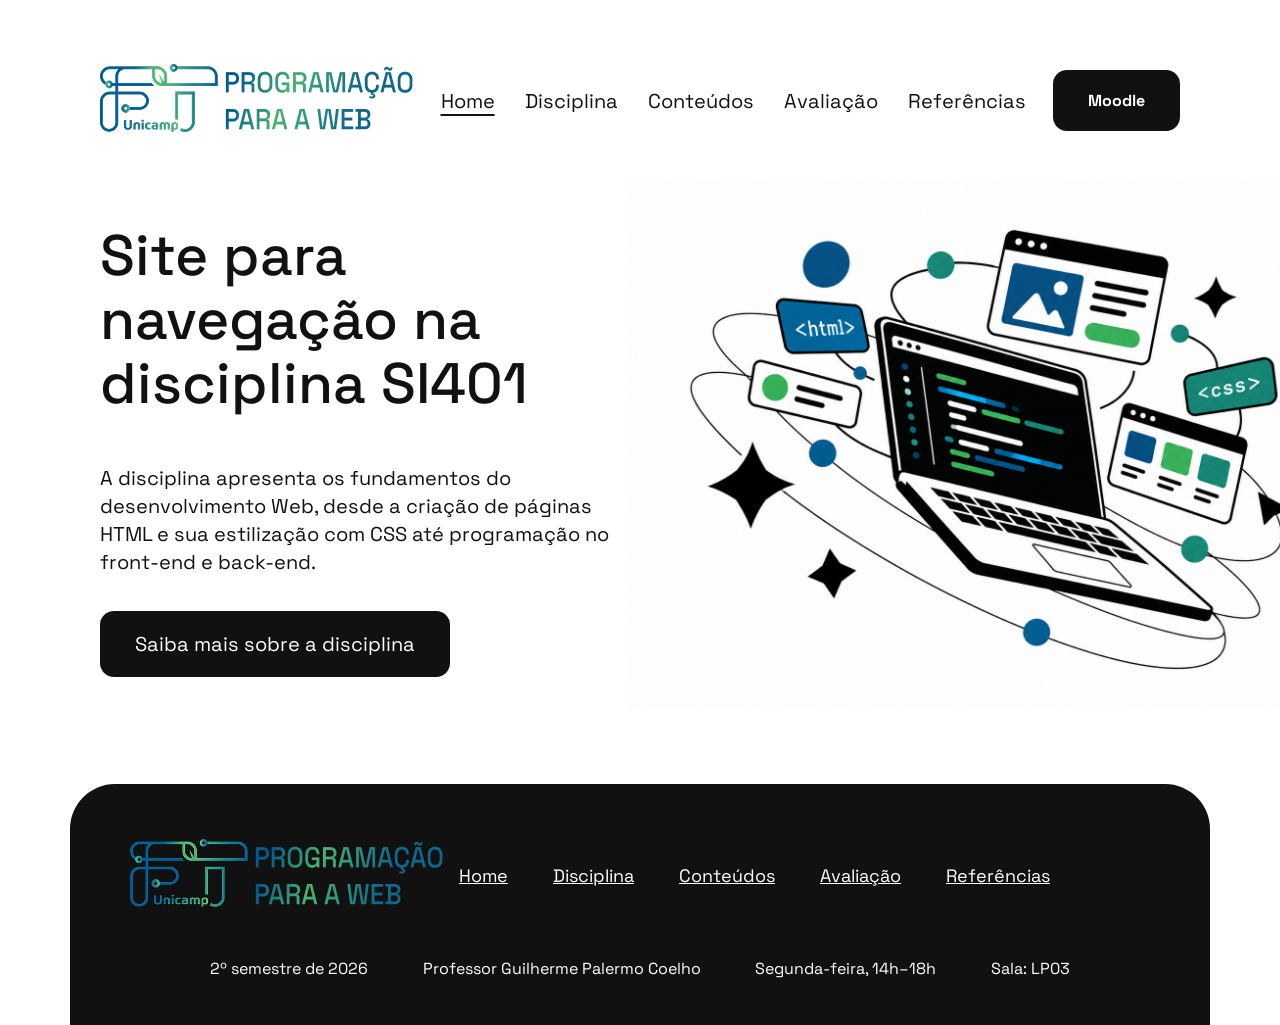
<file: index.html>
<!DOCTYPE html>
<html lang="pt-BR">

<head>
    <meta charset="UTF-8">
    <title>SI401 - Programação para a Web</title>
    <link rel="stylesheet" href="style.css">
    <link href="https://fonts.googleapis.com/css2?family=Space+Grotesk:wght@300;400;500;600;700&display=swap" rel="stylesheet">
</head>

    <body>
        <header class="cabecalho">
            <a href="index.html" class="logo">
                <img src="imagens\logo-si401.png" alt="Logo da disciplina Programação para a Web">
            </a>
            <nav class="menu-principal">
                <a href="index.html" class="ativo">Home</a>
                <a href="disciplina.html">Disciplina</a>
                <a href="conteudos.html">Conteúdos</a>
                <a href="avaliacao.html">Avaliação</a>
                <a href="referencias.html">Referências</a>
            </nav>
            <a href="https://moodle.ggte.unicamp.br/course/view.php?id=9350" class="botao-moodle">Moodle</a>
        </header>
        <main>
            <section class="centro">

                <div class="centro-texto">

                    <h1 class="titulo">
                        Site para<br>
                        navegação na<br>
                        disciplina SI401
                    </h1>

                    <p>
                        A disciplina apresenta os fundamentos do desenvolvimento Web,
                        desde a criação de páginas HTML e sua estilização com CSS até
                        programação no front-end e back-end.
                    </p>

                    <a href="disciplina.html" class="botao-principal">
                        Saiba mais sobre a disciplina
                    </a>

                </div>

                <div class="centro-imagem">
                    <img
                        src="imagens\programacao-web.png"
                        alt="Ilustração de um notebook com elementos de desenvolvimento web">
                </div>

            </section>
        </main>
        <footer class="rodape">
            <div class="rodape-superior">

                <a href="index.html" class="logo-rodape">
                    <img
                        src="imagens\logo-si401.png"
                        alt="Logo da disciplina Programação para a Web">
                </a>

                <nav class="menu-rodape">
                    <a href="index.html" class="ativo">Home</a>
                    <a href="disciplina.html">Disciplina</a>
                    <a href="conteudos.html">Conteúdos</a>
                    <a href="avaliacao.html">Avaliação</a>
                    <a href="referencias.html">Referências</a>
                </nav>

            </div>

            <div class="rodape-inferior">

                <p>2º semestre de 2026</p>

                <p>Professor Guilherme Palermo Coelho</p>

                <p>Segunda-feira, 14h–18h</p>

                <p>Sala: LP03</p>

            </div>
        </footer>
    </body>


</html>
</file>
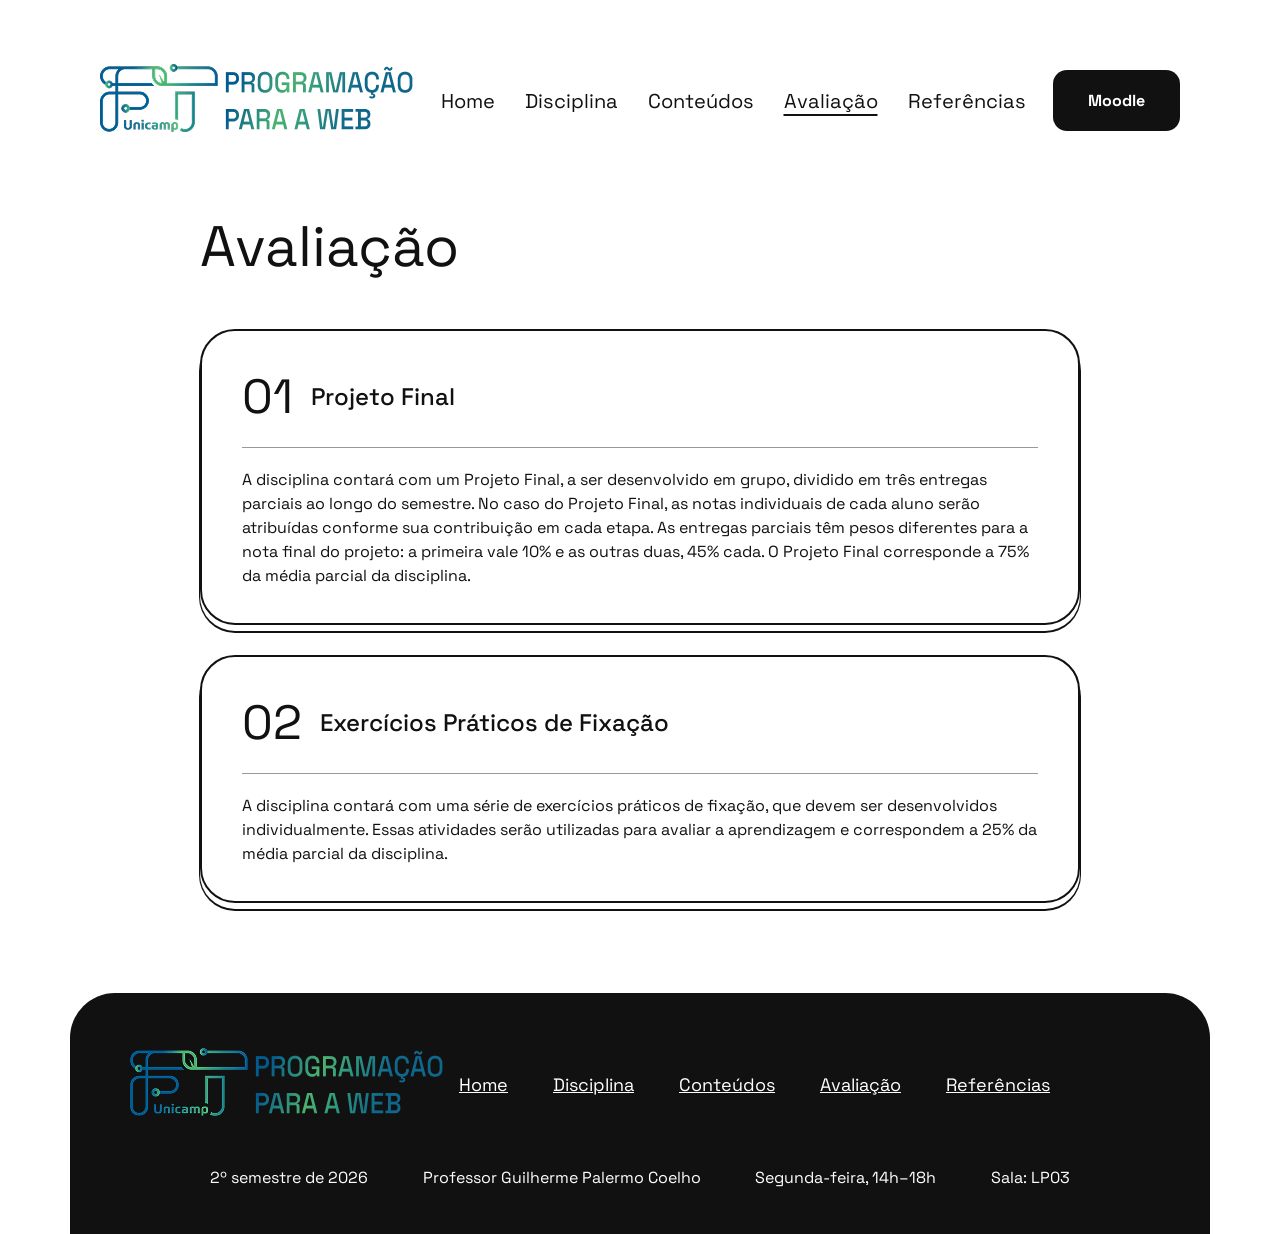
<file: avaliacao.html>
<!DOCTYPE html>
<html lang="pt-BR">

<head>
    <meta charset="UTF-8">
    <title>SI401 - Programação para a Web</title>
    <link rel="stylesheet" href="style.css">
    <link href="https://fonts.googleapis.com/css2?family=Space+Grotesk:wght@300;400;500;600;700&display=swap" rel="stylesheet">
</head>

    <body>
        <header class="cabecalho">
            <a href="index.html" class="logo">
                <img src="imagens\logo-si401.png" alt="Logo da disciplina Programação para a Web">
            </a>
            <nav class="menu-principal">
                <a href="index.html">Home</a>
                <a href="disciplina.html" >Disciplina</a>
                <a href="conteudos.html" >Conteúdos</a>
                <a href="avaliacao.html" class="ativo">Avaliação</a>
                <a href="referencias.html">Referências</a>
            </nav>
            <a href="https://moodle.ggte.unicamp.br/course/view.php?id=9350" class="botao-moodle">Moodle</a>
        </header>
        <main class="avaliacao-pagina meio">
            <h1 class="titulo-pagina">Avaliação</h1>
            <section class="avaliacoes">

                <article class="card-avaliacao card-s-incolor">
                    <div class="card-avaliacao-titulo">
                        <span class="numero-avaliacao">01</span>
                        <h2>Projeto Final</h2>
                    </div>

                    <hr>

                    <p>
                        A disciplina contará com um Projeto Final, a ser desenvolvido em grupo,
                        dividido em três entregas parciais ao longo do semestre.
                        No caso do Projeto Final, as notas individuais de cada aluno serão
                        atribuídas conforme sua contribuição em cada etapa.
                        As entregas parciais têm pesos diferentes para a nota final do projeto:
                        a primeira vale 10% e as outras duas, 45% cada.
                        O Projeto Final corresponde a 75% da média parcial da disciplina.
                    </p>
                </article>


                <article class="card-avaliacao card-s-incolor">
                    <div class="card-avaliacao-titulo">
                        <span class="numero-avaliacao">02</span>
                        <h2>Exercícios Práticos de Fixação</h2>
                    </div>

                    <hr>

                    <p>
                        A disciplina contará com uma série de exercícios práticos de fixação,
                        que devem ser desenvolvidos individualmente.
                        Essas atividades serão utilizadas para avaliar a aprendizagem
                        e correspondem a 25% da média parcial da disciplina.
                    </p>
                </article>

            </section>

        </main>
        <footer class="rodape">
            <div class="rodape-superior">

                <a href="index.html" class="logo-rodape">
                    <img
                        src="imagens\logo-si401.png"
                        alt="Logo da disciplina Programação para a Web">
                </a>

                <nav class="menu-rodape">
                    <a href="index.html" class="ativo">Home</a>
                    <a href="disciplina.html">Disciplina</a>
                    <a href="conteudos.html">Conteúdos</a>
                    <a href="avaliacao.html">Avaliação</a>
                    <a href="referencias.html">Referências</a>
                </nav>

            </div>

            <div class="rodape-inferior">

                <p>2º semestre de 2026</p>

                <p>Professor Guilherme Palermo Coelho</p>

                <p>Segunda-feira, 14h–18h</p>

                <p>Sala: LP03</p>

            </div>
        </footer>
    </body>


</html>
</file>
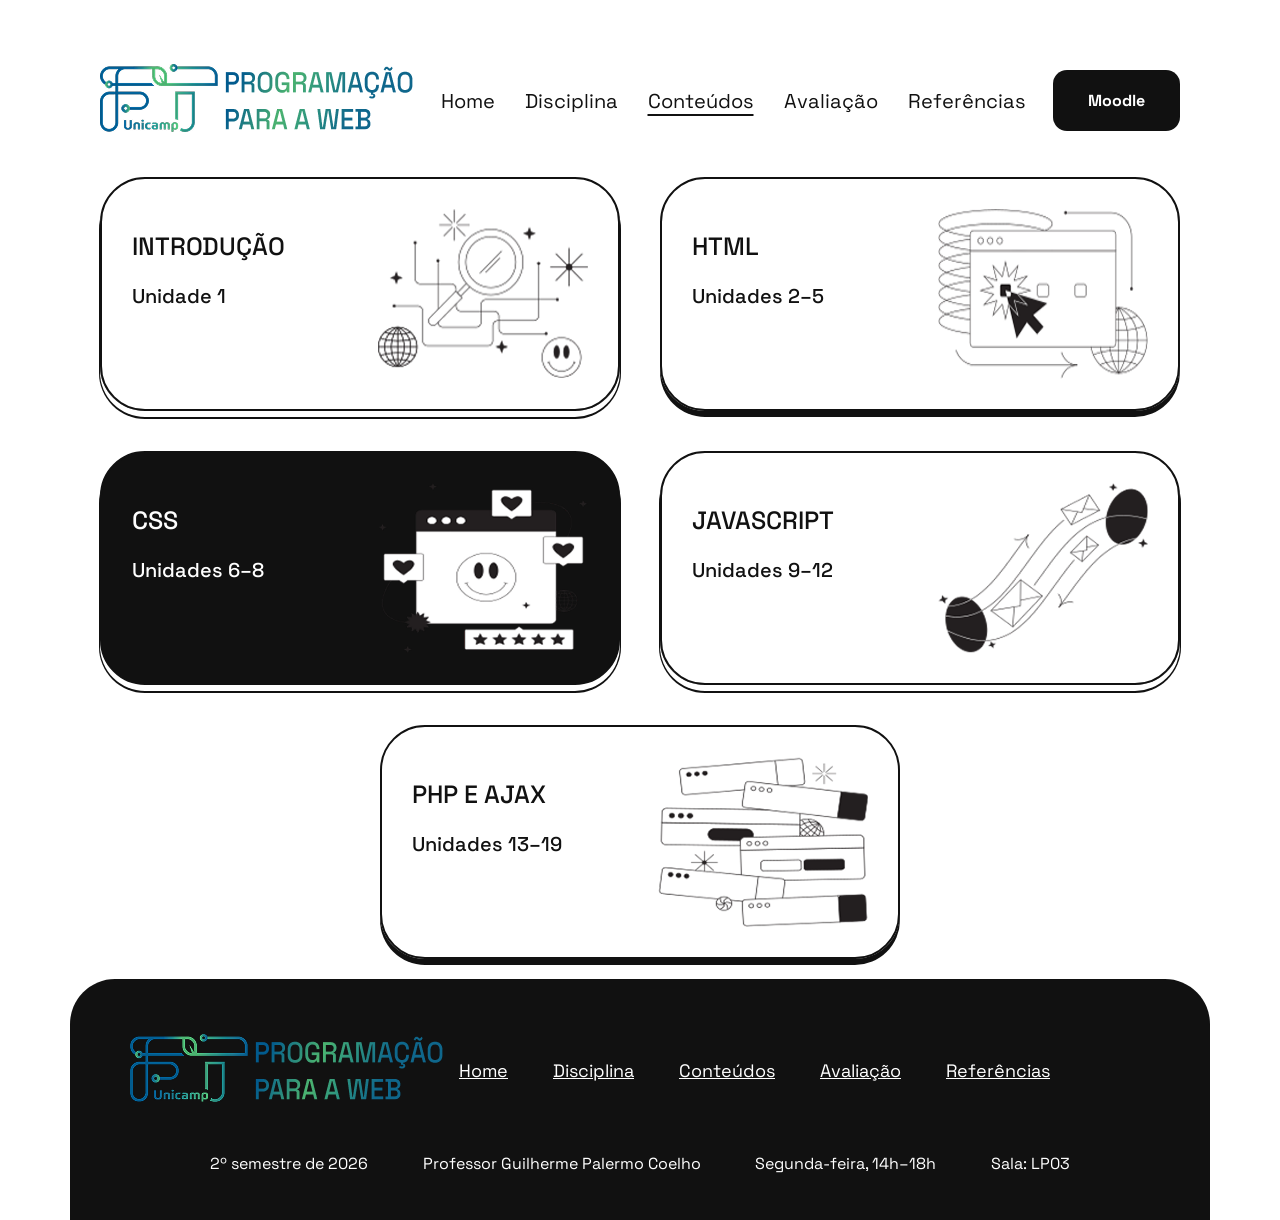
<file: conteudos.html>
<!DOCTYPE html>
<html lang="pt-BR">

<head>
    <meta charset="UTF-8">
    <title>SI401 - Programação para a Web</title>
    <link rel="stylesheet" href="style.css">
    <link href="https://fonts.googleapis.com/css2?family=Space+Grotesk:wght@300;400;500;600;700&display=swap" rel="stylesheet">
</head>

    <body>
        <header class="cabecalho">
            <a href="index.html" class="logo">
                <img src="imagens\logo-si401.png" alt="Logo da disciplina Programação para a Web">
            </a>
            <nav class="menu-principal">
                <a href="index.html">Home</a>
                <a href="disciplina.html" >Disciplina</a>
                <a href="conteudos.html" class="ativo">Conteúdos</a>
                <a href="avaliacao.html">Avaliação</a>
                <a href="referencias.html">Referências</a>
            </nav>
            <a href="https://moodle.ggte.unicamp.br/course/view.php?id=9350" class="botao-moodle">Moodle</a>
        </header>
        <main class="meio">
            <section class="cards-conteudos">

                <article class="card card-s-incolor">
                    <div class="card-texto">
                        <h2>INTRODUÇÃO</h2>
                        <p>Unidade 1</p>
                    </div>
                    <img src="imagens/introducao.png" alt="Ilustração sobre introdução à programação web">
                </article>

                <article class="card card-s-preta">
                    <div class="card-texto">
                        <h2>HTML</h2>
                        <p>Unidades 2–5</p>
                    </div>

                    <img src="imagens/html.png" alt="Ilustração sobre HTML">
                </article>

                <article class="card card-destaque card-s-incolor">
                    <div class="card-texto">
                        <h2>CSS</h2>
                        <p>Unidades 6–8</p>
                    </div>

                    <img src="imagens/css.png" alt="Ilustração sobre CSS">
                </article>

                <article class="card card-s-incolor">
                    <div class="card-texto">
                        <h2>JAVASCRIPT</h2>
                        <p>Unidades 9–12</p>
                    </div>

                    <img src="imagens/javascript.png" alt="Ilustração sobre JavaScript">
                </article>

                <article class="card card-s-preta">
                    <div class="card-texto">
                        <h2>PHP E AJAX</h2>
                        <p>Unidades 13–19</p>
                    </div>

                    <img src="imagens/php-ajax.png" alt="Ilustração sobre PHP e AJAX">
                </article>

            </section>
        </main>
        <footer class="rodape">
            <div class="rodape-superior">

                <a href="index.html" class="logo-rodape">
                    <img
                        src="imagens\logo-si401.png"
                        alt="Logo da disciplina Programação para a Web">
                </a>

                <nav class="menu-rodape">
                    <a href="index.html" class="ativo">Home</a>
                    <a href="disciplina.html">Disciplina</a>
                    <a href="conteudos.html">Conteúdos</a>
                    <a href="avaliacao.html">Avaliação</a>
                    <a href="referencias.html">Referências</a>
                </nav>

            </div>

            <div class="rodape-inferior">

                <p>2º semestre de 2026</p>

                <p>Professor Guilherme Palermo Coelho</p>

                <p>Segunda-feira, 14h–18h</p>

                <p>Sala: LP03</p>

            </div>
        </footer>
    </body>


</html>
</file>
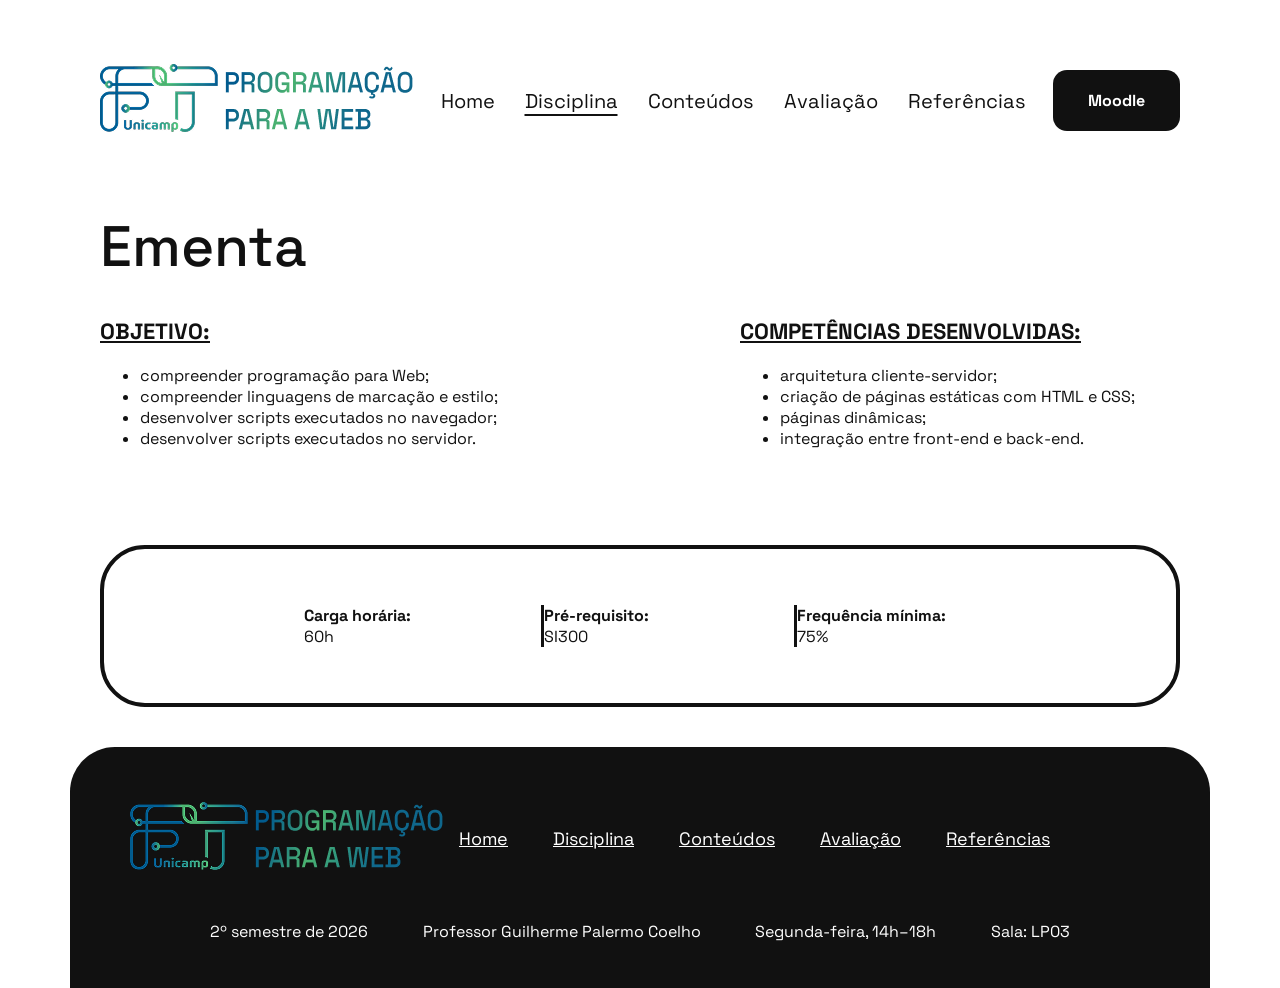
<file: disciplina.html>
<!DOCTYPE html>
<html lang="pt-BR">

<head>
    <meta charset="UTF-8">
    <title>SI401 - Programação para a Web</title>
    <link rel="stylesheet" href="style.css">
    <link href="https://fonts.googleapis.com/css2?family=Space+Grotesk:wght@300;400;500;600;700&display=swap" rel="stylesheet">
</head>

    <body>
        <header class="cabecalho">
            <a href="index.html" class="logo">
                <img src="imagens\logo-si401.png" alt="Logo da disciplina Programação para a Web">
            </a>
            <nav class="menu-principal">
                <a href="index.html">Home</a>
                <a href="disciplina.html" class="ativo">Disciplina</a>
                <a href="conteudos.html">Conteúdos</a>
                <a href="avaliacao.html">Avaliação</a>
                <a href="referencias.html">Referências</a>
            </nav>
            <a href="https://moodle.ggte.unicamp.br/course/view.php?id=9350" class="botao-moodle">Moodle</a>
        </header>
        <main class="meio">
            <h1 class="ementa">Ementa</h1>

            <section class="info-disciplina">
                <div class="objetivo">
                    <h2>OBJETIVO:</h2>
                    <ul>
                        <li>compreender programação para Web;</li>
                        <li>compreender linguagens de marcação e estilo;</li>
                        <li>desenvolver scripts executados no navegador;</li>
                        <li>desenvolver scripts executados no servidor.</li>
                    </ul>
                </div>
                <div class="competencias">
                    <h2>COMPETÊNCIAS DESENVOLVIDAS:</h2>
                    <ul>
                        <li>arquitetura cliente-servidor;</li>
                        <li>criação de páginas estáticas com HTML e CSS;</li>
                        <li>páginas dinâmicas;</li>
                        <li>integração entre front-end e back-end.</li>
                    </ul>
                </div>
            </section>
            <section class="dados-disciplina">
                <p><strong>Carga horária:</strong> 60h</p>
                <p><strong>Pré-requisito:</strong> SI300</p>
                <p><strong>Frequência mínima:</strong> 75%</p>
            </section>
            
        </main>
        <footer class="rodape">
            <div class="rodape-superior">

                <a href="index.html" class="logo-rodape">
                    <img
                        src="imagens\logo-si401.png"
                        alt="Logo da disciplina Programação para a Web">
                </a>

                <nav class="menu-rodape">
                    <a href="index.html" class="ativo">Home</a>
                    <a href="disciplina.html">Disciplina</a>
                    <a href="conteudos.html">Conteúdos</a>
                    <a href="avaliacao.html">Avaliação</a>
                    <a href="referencias.html">Referências</a>
                </nav>

            </div>

            <div class="rodape-inferior">

                <p>2º semestre de 2026</p>

                <p>Professor Guilherme Palermo Coelho</p>

                <p>Segunda-feira, 14h–18h</p>

                <p>Sala: LP03</p>

            </div>
        </footer>
    </body>


</html>
</file>
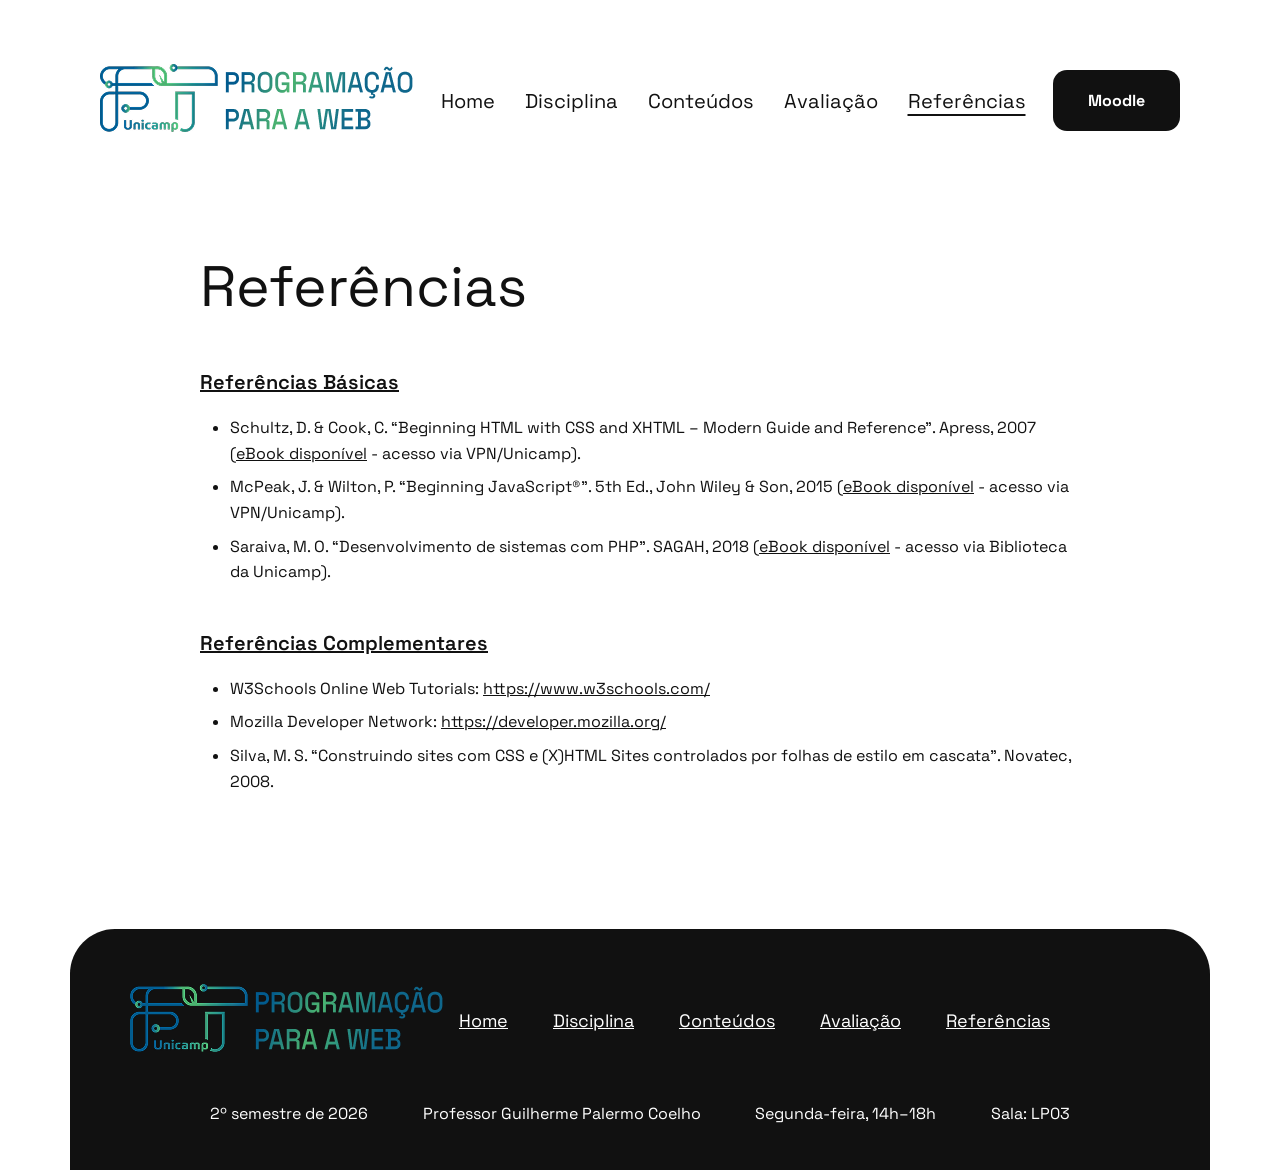
<file: referencias.html>
<!DOCTYPE html>
<html lang="pt-BR">

<head>
    <meta charset="UTF-8">
    <title>SI401 - Programação para a Web</title>
    <link rel="stylesheet" href="style.css">
    <link href="https://fonts.googleapis.com/css2?family=Space+Grotesk:wght@300;400;500;600;700&display=swap" rel="stylesheet">
</head>

    <body>
        <header class="cabecalho">
            <a href="index.html" class="logo">
                <img src="imagens\logo-si401.png" alt="Logo da disciplina Programação para a Web">
            </a>
            <nav class="menu-principal">
                <a href="index.html">Home</a>
                <a href="disciplina.html" >Disciplina</a>
                <a href="conteudos.html" >Conteúdos</a>
                <a href="avaliacao.html" >Avaliação</a>
                <a href="referencias.html" class="ativo">Referências</a>
            </nav>
            <a href="https://moodle.ggte.unicamp.br/course/view.php?id=9350" class="botao-moodle">Moodle</a>
        </header>
        <main class="referencias-pagina meio">
            <h1 class="titulo-pagina">Referências</h1>
            <section class="bloco-referencias">

                <h2>Referências Básicas</h2>

                <ul>
                    <li>
                        Schultz, D. & Cook, C. “Beginning HTML with CSS and XHTML – Modern Guide and Reference”.
                        Apress, 2007
                        (<a href="http://dx.doi.org/10.1007/978-1-4302-0350-6" target="_blank">eBook disponível</a> - acesso via VPN/Unicamp).
                    </li>

                    <li>
                        McPeak, J. & Wilton, P. “Beginning JavaScript®”. 5th Ed., John Wiley & Son, 2015
                        (<a href="http://onlinelibrary.wiley.com/book/10.1002/9781119209423" target="_blank">eBook disponível</a> - acesso via VPN/Unicamp).
                    </li>

                    <li>
                        Saraiva, M. O. “Desenvolvimento de sistemas com PHP”. SAGAH, 2018
                        (<a href="https://integrada.minhabiblioteca.com.br/books/9788595023222" target="_blank">eBook disponível</a> - acesso via Biblioteca da Unicamp).
                    </li>
                </ul>

            </section>


            <section class="bloco-referencias">

                <h2>Referências Complementares</h2>

                <ul>
                    <li>
                        W3Schools Online Web Tutorials:
                        <a href="https://www.w3schools.com/" target="_blank">
                            https://www.w3schools.com/
                        </a>
                    </li>

                    <li>
                        Mozilla Developer Network:
                        <a href="https://developer.mozilla.org/" target="_blank">
                            https://developer.mozilla.org/
                        </a>
                    </li>

                    <li>
                        Silva, M. S. “Construindo sites com CSS e (X)HTML Sites controlados por folhas de estilo em cascata”.
                        Novatec, 2008.
                    </li>
                </ul>

            </section>

        </main>
        <footer class="rodape">
            <div class="rodape-superior">

                <a href="index.html" class="logo-rodape">
                    <img
                        src="imagens\logo-si401.png"
                        alt="Logo da disciplina Programação para a Web">
                </a>

                <nav class="menu-rodape">
                    <a href="index.html" class="ativo">Home</a>
                    <a href="disciplina.html">Disciplina</a>
                    <a href="conteudos.html">Conteúdos</a>
                    <a href="avaliacao.html">Avaliação</a>
                    <a href="referencias.html">Referências</a>
                </nav>

            </div>

            <div class="rodape-inferior">

                <p>2º semestre de 2026</p>

                <p>Professor Guilherme Palermo Coelho</p>

                <p>Segunda-feira, 14h–18h</p>

                <p>Sala: LP03</p>

            </div>
        </footer>
    </body>


</html>
</file>
<file: style.css>
body {
    margin: 0;
    font-family: 'Space Grotesk', sans-serif;
    background-color: #ffffff;
    color: #111111;
}

.cabecalho {
    display: flex;
    align-items: center;
    justify-content: space-between;
    padding: 64px 100px 40px 100px;
}

.menu-principal {
    display: flex;
    gap: 30px;
}

.menu-principal a {
    text-decoration: none;
    color: #111111;
    font-size: 20px;
}

.menu-principal a.ativo {
    text-decoration: underline;
    text-underline-offset: 6px;
}

.botao-moodle {
    background-color: #111111;
    color: #ffffff;
    padding: 20px 35px;
    border-radius: 14px;
    text-decoration: none;
    font-weight: bold;
}

.centro {
    display: flex;
    align-items: flex-start;
    justify-content: space-between;
    padding: 0px 100px 50px 100px;}

.centro-texto {
    width: 530px;
}

.centro-texto p {
    font-size: 20px;
    line-height: 28px;
    margin-top: 35px;
    margin-bottom: 35px;
    width: 530px;

}
    

.titulo{
    font-size: 57px;
    line-height: 64px;
    font-family: 'Space Grotesk', sans-serif;
    font-weight: 500;
    width: 530px;

}

.botao-principal {
    background-color: #111111;
    color: #ffffff;
    padding: 20px 35px;
    border-radius: 14px;
    text-decoration: none;
    display: inline-block;
    font-size: 20px;
    font-weight: 400px;
}

.centro-imagem img {
    width: 709px;
}

.rodape {
    background-color: #111111;
    color: #ffffff;
    padding: 55px 60px 30px 60px;
    border-radius: 45px 45px 0 0;
    margin: 20px 70px 0 70px;
}

.rodape-superior {
    display: flex;
    align-items: center;
    justify-content: space-between;
    padding-bottom: 30px;
    padding-right: 100px;
}

.menu-rodape {
    display: flex;
    gap: 45px;
}

.menu-rodape a {
    color: #ffffff;
    text-decoration: underline;
    font-size: 18px;
}

.rodape-inferior {
    display: flex;
    align-items: center;
    justify-content: space-between;
    padding: 0 80px;
}

.meio{
    margin: 0 100px;
}

.ementa {
    font-size: 57px;
    line-height: 64px;
    margin-bottom: 20px;
    font-weight: 500;
}

.info-disciplina {
    display: flex;
    justify-content: center;
    gap: 200px;
}
.objetivo,
.competencias {
    width: 450px;
}

.objetivo h2,
.competencias h2 {
    font-size: 22px;
    font-weight: 500px;
    margin-bottom: 20px;
    text-decoration: underline;
}

.dados-disciplina {
    display: flex;
    justify-content: space-between;
    align-items: center;

    background-color: #ffffff;
    border: 4px solid #111111;
    border-radius: 45px;
    padding: 40px 200px;

    margin-top: 80px;
    margin-bottom: 40px;
}

.dados-disciplina p:not(:last-child) {   /*tive que pesquisar essa parte do last-child.*/ 
    border-right: 3px solid #111111;
    padding-right: 100px;
}

.cards-conteudos {
    display: grid;
    grid-template-columns: repeat(4, 1fr);
    gap: 40px;
    margin: 0 auto;
    max-width: 1400px;
}

.card {
    grid-column: span 2;
    border: 2px solid #111111;
    border-radius: 45px;
    padding: 30px;
    display: flex;
    justify-content: space-between;
    max-width: 490px;
}

.cards-conteudos .card:last-child {
    grid-column: 2 / 4;
}

.card h2 {
    font-size: 25px;
    font-weight: 500;
}

.card p {
    font-size: 20px;
    font-weight: 500;
}

.card img {
    width: 210px;
    height: 170px;
}

.card-destaque {
    background-color: #111111;
    color: #ffffff;

}

.card-s-preta {
    box-shadow: 0 6px 0 #111111;
}

.card-s-incolor {
    box-shadow: 0 6px 0 0 #ffffff,
                0 7px 0 1px #111111;
}

.avaliacao-pagina {
    padding: 0 100px 70px;
}

.titulo-pagina {
    font-size: 57px;
    line-height: 64px;
    font-weight: 400;
    margin-bottom: 40px;
}

.avaliacoes {
    display: flex;
    flex-direction: column;
    gap: 30px;
}

.card-avaliacao {
    border: 2px solid #111111;
    border-radius: 35px;
    padding: 35px 40px;
    background-color: #ffffff;
}

.sombra-contorno {
    box-shadow:
        0 5px 0 0 #ffffff,
        0 6px 0 1px #111111;
}

.card-avaliacao-titulo {
    display: flex;
    align-items: center;
    gap: 18px;
}

.numero-avaliacao {
    font-size: 48px;
    font-weight: 400;
}

.card-avaliacao h2 {
    font-size: 24px;
    font-weight: 500;
    margin: 0;
}

.card-avaliacao hr {
    border: none;
    border-top: 1px solid #999999;
    margin: 20px 0;
}

.card-avaliacao p {
    font-size: 16px;
    line-height: 1.5;
    margin: 0;
}

.referencias-pagina {
    padding: 40px 100px 70px;
}

.titulo-pagina {
    font-size: 57px;
    line-height: 64px;
    font-weight: 400;
    margin-bottom: 50px;
}

.bloco-referencias {
    margin-bottom: 45px;
}

.bloco-referencias h2 {
    font-size: 20px;
    font-weight: 600;
    text-decoration: underline;
    margin-bottom: 20px;
}

.bloco-referencias ul {
    margin: 0;
    padding-left: 30px;
}

.bloco-referencias li {
    font-size: 16px;
    line-height: 1.6;
    margin-bottom: 8px;
}

.bloco-referencias a {
    color: #111111;
    text-decoration: underline;
}

.bloco-referencias a:hover {
    color: #0F678C;
}
</file>
